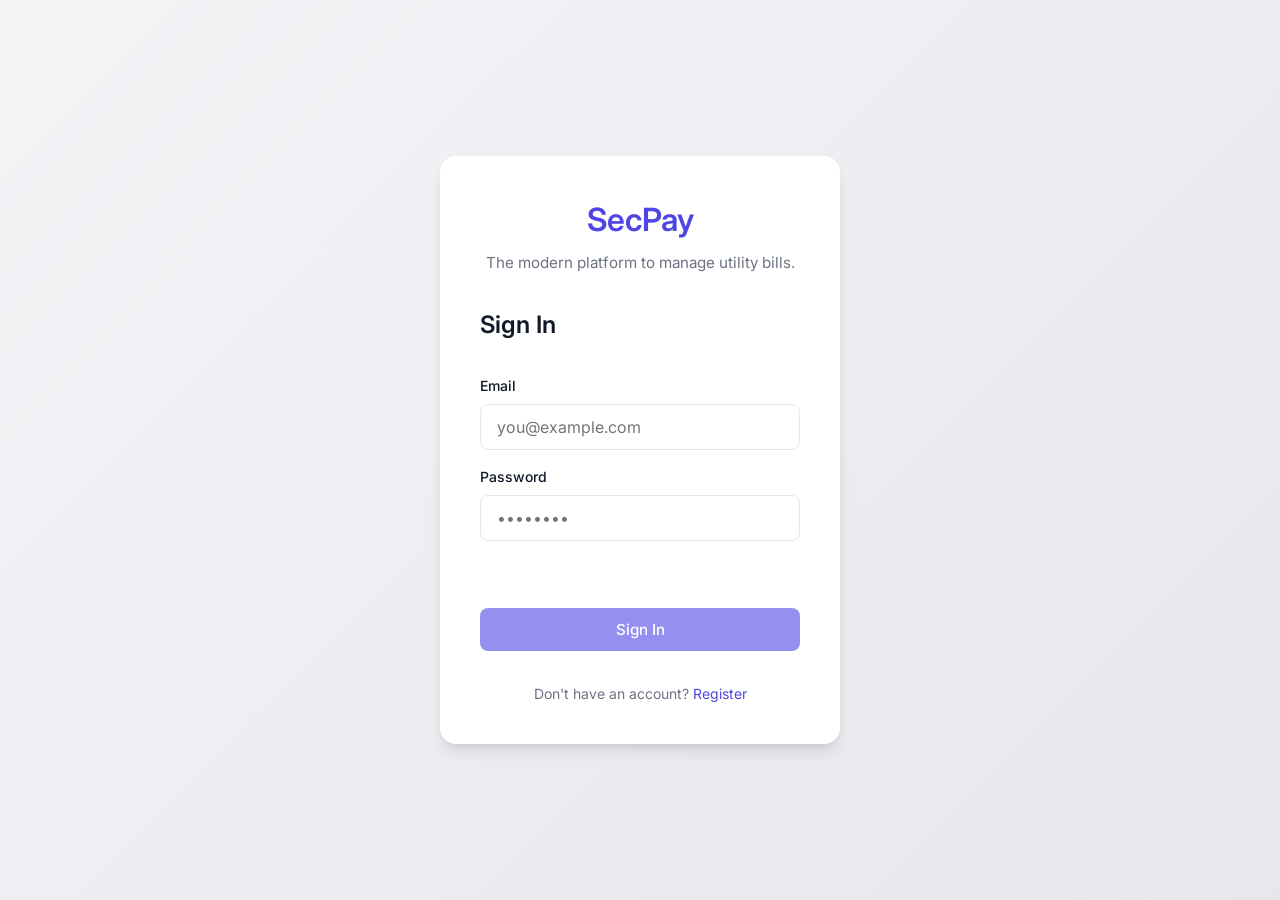
<file: frontend/index.html>
<!DOCTYPE html>
<html lang="en">

<head>
    <meta charset="UTF-8">
    <meta name="viewport" content="width=device-width, initial-scale=1.0">
    <title>SecPay - Login & Register</title>
    <link rel="stylesheet" href="styles/main.css">
    <link href="https://fonts.googleapis.com/css2?family=Inter:wght@400;500;600;700&display=swap" rel="stylesheet">
</head>

<body>
    <div class="auth-container">
        <div class="auth-box">
            <div class="auth-header">
                <h1>SecPay</h1>
                <p>The modern platform to manage utility bills.</p>
            </div>

            <!-- Login Form -->
            <form id="login-form" class="auth-form active">
                <h2>Sign In</h2>
                <div class="input-group">
                    <label for="login-email">Email</label>
                    <input type="email" id="login-email" required placeholder="you@example.com">
                </div>
                <div class="input-group">
                    <label for="login-password">Password</label>
                    <input type="password" id="login-password" required placeholder="••••••••">
                </div>
                <div class="error-msg" id="login-error"></div>
                <button type="submit" class="btn-primary" id="btn-login" disabled>Sign In</button>
                <p class="switch-mode">Don't have an account? <a href="#" id="to-register">Register</a></p>
            </form>

            <!-- Register Form -->
            <form id="register-form" class="auth-form">
                <h2>Create Account</h2>
                <div class="input-group">
                    <label for="register-name">Full Name</label>
                    <input type="text" id="register-name" required placeholder="John Doe">
                </div>
                <div class="input-group">
                    <label for="register-email">Email</label>
                    <input type="email" id="register-email" required placeholder="you@example.com">
                </div>
                <div class="input-group">
                    <label for="register-password">Password</label>
                    <input type="password" id="register-password" required placeholder="••••••••">
                </div>
                <div class="error-msg" id="register-error"></div>
                <button type="submit" class="btn-primary" id="btn-register" disabled>Register</button>
                <p class="switch-mode">Already have an account? <a href="#" id="to-login">Sign In</a></p>
            </form>
        </div>
    </div>

    <script src="scripts/api_v4.js"></script>
    <script src="scripts/auth_v4.js"></script>
</body>

</html>
</file>
<file: frontend/styles/main.css>
/* CSS Reset & Variables */
:root {
    --primary: #4F46E5; /* Indigo */
    --primary-hover: #4338CA;
    --bg-main: #F9FAFB;
    --bg-card: #FFFFFF;
    --text-main: #111827;
    --text-muted: #6B7280;
    --border: #E5E7EB;
    
    /* Utilities */
    --danger: #EF4444;
    --success: #10B981;
    --warning: #F59E0B;
    
    --shadow-sm: 0 1px 2px 0 rgba(0, 0, 0, 0.05);
    --shadow-md: 0 4px 6px -1px rgba(0, 0, 0, 0.1), 0 2px 4px -1px rgba(0, 0, 0, 0.06);
    --shadow-lg: 0 10px 15px -3px rgba(0, 0, 0, 0.1), 0 4px 6px -2px rgba(0, 0, 0, 0.05);
    
    --radius-md: 0.5rem;
    --radius-lg: 1rem;
}

* {
    box-sizing: border-box;
    margin: 0;
    padding: 0;
}

body {
    font-family: 'Inter', system-ui, -apple-system, sans-serif;
    background-color: var(--bg-main);
    color: var(--text-main);
    line-height: 1.5;
    -webkit-font-smoothing: antialiased;
}

h1, h2, h3, h4 { color: var(--text-main); font-weight: 600; }
a { color: var(--primary); text-decoration: none; transition: color 0.2s ease; }
a:hover { color: var(--primary-hover); }

/* Globals */
.card {
    background: var(--bg-card);
    border: 1px solid var(--border);
    border-radius: var(--radius-lg);
    box-shadow: var(--shadow-sm);
    padding: 1.5rem;
}

.btn-primary {
    background: var(--primary);
    color: white;
    border: none;
    padding: 0.75rem 1.5rem;
    border-radius: var(--radius-md);
    font-weight: 500;
    cursor: pointer;
    transition: background-color 0.2s ease, transform 0.1s ease;
    font-family: inherit;
    font-size: 0.95rem;
}
.btn-primary:hover:not(:disabled) { background: var(--primary-hover); }
.btn-primary:active:not(:disabled) { transform: translateY(1px); }
.btn-primary:disabled { opacity: 0.6; cursor: not-allowed; }

.btn-secondary {
    background: white;
    color: var(--text-main);
    border: 1px solid var(--border);
    padding: 0.75rem 1.5rem;
    border-radius: var(--radius-md);
    font-weight: 500;
    cursor: pointer;
    transition: all 0.2s ease;
}
.btn-secondary:hover:not(:disabled) { background: var(--bg-main); border-color: var(--text-muted); }

.error-msg {
    color: var(--danger);
    font-size: 0.875rem;
    margin: 0.5rem 0;
    min-height: 1.2rem;
}

/* Authentication Page Styles */
.auth-container {
    min-height: 100vh;
    display: flex;
    align-items: center;
    justify-content: center;
    padding: 1rem;
    background: linear-gradient(135deg, #F3F4F6 0%, #E5E7EB 100%);
}

.auth-box {
    background: var(--bg-card);
    padding: 2.5rem;
    border-radius: var(--radius-lg);
    box-shadow: var(--shadow-lg);
    width: 100%;
    max-width: 400px;
}

.auth-header { text-align: center; margin-bottom: 2rem; }
.auth-header h1 { color: var(--primary); font-size: 2rem; margin-bottom: 0.5rem; }
.auth-header p { color: var(--text-muted); font-size: 0.95rem; }

.auth-form { display: none; flex-direction: column; gap: 1rem; }
.auth-form.active { display: flex; animation: fadeIn 0.4s ease; }
.auth-form h2 { margin-bottom: 1rem; font-size: 1.5rem; }

.input-group { display: flex; flex-direction: column; gap: 0.5rem; }
.input-group label { font-size: 0.875rem; font-weight: 500; color: var(--text-main); }
.input-group input {
    padding: 0.75rem 1rem;
    border: 1px solid var(--border);
    border-radius: var(--radius-md);
    font-size: 1rem;
    outline: none;
    transition: border-color 0.2s ease, box-shadow 0.2s ease;
    font-family: inherit;
}
.input-group input:focus {
    border-color: var(--primary);
    box-shadow: 0 0 0 3px rgba(79, 70, 229, 0.1);
}

.switch-mode { text-align: center; margin-top: 1rem; font-size: 0.875rem; color: var(--text-muted); }

/* Animation */
@keyframes fadeIn { from { opacity: 0; transform: translateY(-10px); } to { opacity: 1; transform: translateY(0); } }
</file>
<file: frontend/styles/dashboard.css>
/* Dashboard Specific Layout */
.dashboard-layout {
    display: flex;
    min-height: 100vh;
}

/* Sidebar */
.sidebar {
    width: 250px;
    background-color: white;
    border-right: 1px solid var(--border);
    display: flex;
    flex-direction: column;
}

.sidebar-brand {
    padding: 1.5rem;
    border-bottom: 1px solid var(--border);
}

.sidebar-brand h2 {
    color: var(--primary);
    font-size: 1.5rem;
}

.sidebar-nav {
    padding: 1.5rem 0;
    display: flex;
    flex-direction: column;
}

.nav-item {
    padding: 0.75rem 1.5rem;
    color: var(--text-muted);
    font-weight: 500;
    text-decoration: none;
    transition: all 0.2s ease;
}

.nav-item:hover,
.nav-item.active {
    background-color: var(--bg-main);
    color: var(--primary);
    border-right: 3px solid var(--primary);
}

/* Main Content */
.main-content {
    flex: 1;
    display: flex;
    flex-direction: column;
    overflow-y: auto;
    scroll-behavior: smooth;
}

.topbar {
    background: white;
    height: 70px;
    display: flex;
    justify-content: space-between;
    align-items: center;
    padding: 0 2rem;
    border-bottom: 1px solid var(--border);
}

.user-profile {
    width: 40px;
    height: 40px;
    border-radius: 50%;
    background: var(--primary);
    color: white;
    display: flex;
    align-items: center;
    justify-content: center;
    font-weight: bold;
    font-size: 1.2rem;
}

.content-wrapper {
    padding: 2rem;
    max-width: 1200px;
    margin: 0 auto;
    width: 100%;
}

/* Summary Cards */
.summary-cards {
    display: grid;
    grid-template-columns: repeat(auto-fit, minmax(250px, 1fr));
    gap: 1.5rem;
    margin-bottom: 2rem;
}

.summary-card h3 {
    font-size: 0.875rem;
    color: var(--text-muted);
    margin-bottom: 0.5rem;
    text-transform: uppercase;
    letter-spacing: 0.05em;
}

.summary-card .value {
    font-size: 2.5rem;
    font-weight: 700;
    color: var(--text-main);
}

.summary-card .value.overdue {
    color: var(--danger);
}

/* Bills List */
.section-header {
    display: flex;
    justify-content: space-between;
    align-items: center;
    margin-bottom: 1.5rem;
}

.bills-list {
    display: flex;
    flex-direction: column;
    gap: 1rem;
}

.bill-item {
    display: flex;
    justify-content: space-between;
    align-items: center;
    padding: 1.5rem;
    background: white;
    border-radius: var(--radius-md);
    border: 1px solid var(--border);
    transition: box-shadow 0.2s ease;
}

.bill-item:hover {
    box-shadow: var(--shadow-md);
}

.bill-info h4 {
    font-size: 1.1rem;
    margin-bottom: 0.25rem;
}

.bill-info p {
    color: var(--text-muted);
    font-size: 0.875rem;
}

.bill-meta {
    display: flex;
    align-items: center;
    gap: 2rem;
}

.bill-amount {
    font-size: 1.25rem;
    font-weight: 600;
}

.badge {
    padding: 0.25rem 0.75rem;
    border-radius: 9999px;
    font-size: 0.75rem;
    font-weight: 600;
    text-transform: uppercase;
}

.badge.pending {
    background: #FEF3C7;
    color: #92400E;
}

.badge.paid {
    background: #D1FAE5;
    color: #065F46;
}

.badge.overdue {
    background: #FEE2E2;
    color: #991B1B;
}

/* Loaders */
.loader-container {
    display: flex;
    flex-direction: column;
    align-items: center;
    padding: 3rem;
}

.spinner {
    border: 3px solid #f3f3f3;
    border-top: 3px solid var(--primary);
    border-radius: 50%;
    width: 40px;
    height: 40px;
    animation: spin 1s linear infinite;
    margin-bottom: 1rem;
}

@keyframes spin {
    0% {
        transform: rotate(0deg);
    }

    100% {
        transform: rotate(360deg);
    }
}

/* Modals */
.modal {
    display: none;
    position: fixed;
    z-index: 100;
    left: 0;
    top: 0;
    width: 100%;
    height: 100%;
    background-color: rgba(0, 0, 0, 0.5);
    align-items: center;
    justify-content: center;
}

.modal.active {
    display: flex;
    animation: fadeIn 0.2s ease;
}

.modal-content {
    background: white;
    padding: 2.5rem;
    border-radius: var(--radius-lg);
    width: 100%;
    max-width: 450px;
    text-align: center;
}

.modal-content h2 {
    margin-bottom: 1rem;
}

.modal-content h3 {
    font-size: 2rem;
    color: var(--primary);
    margin: 1rem 0;
}

.payment-mockup {
    margin: 1.5rem 0;
    text-align: left;
}

.modal-actions {
    display: flex;
    gap: 1rem;
    justify-content: center;
    margin-top: 2rem;
}

/* Tabs */
.tab-btn {
    flex: 1;
    padding: 0.5rem 0;
    background: none;
    border: none;
    cursor: pointer;
    font-weight: 500;
    color: var(--text-muted);
}

.tab-btn.active {
    color: var(--primary);
    border-bottom: 2px solid var(--primary);
}

.tab-content {
    display: none;
    text-align: left;
    margin-top: 1rem;
}

.tab-content.active {
    display: block;
}

/* History Table */
.history-table th {
    background-color: var(--bg-main);
}

.history-table td {
    padding: 1rem;
    border-bottom: 1px solid var(--border);
}

.status-badge {
    padding: 0.25rem 0.5rem;
    border-radius: 4px;
    font-size: 0.75rem;
    font-weight: 600;
}

.status-SUCCESS {
    background: #d1fae5;
    color: #065f46;
}

.status-FAILED {
    background: #fee2e2;
    color: #991b1b;
}

.status-REFUNDED {
    background: #dbeafe;
    color: #1e40af;
}

/* Print Styles */
@media print {
    body * {
        visibility: hidden;
    }

    #invoice-modal,
    #invoice-modal * {
        visibility: visible;
    }

    #invoice-modal {
        position: absolute;
        left: 0;
        top: 0;
        width: 100%;
        background: white !important;
    }

    .modal-actions {
        display: none !important;
    }
}
</file>
